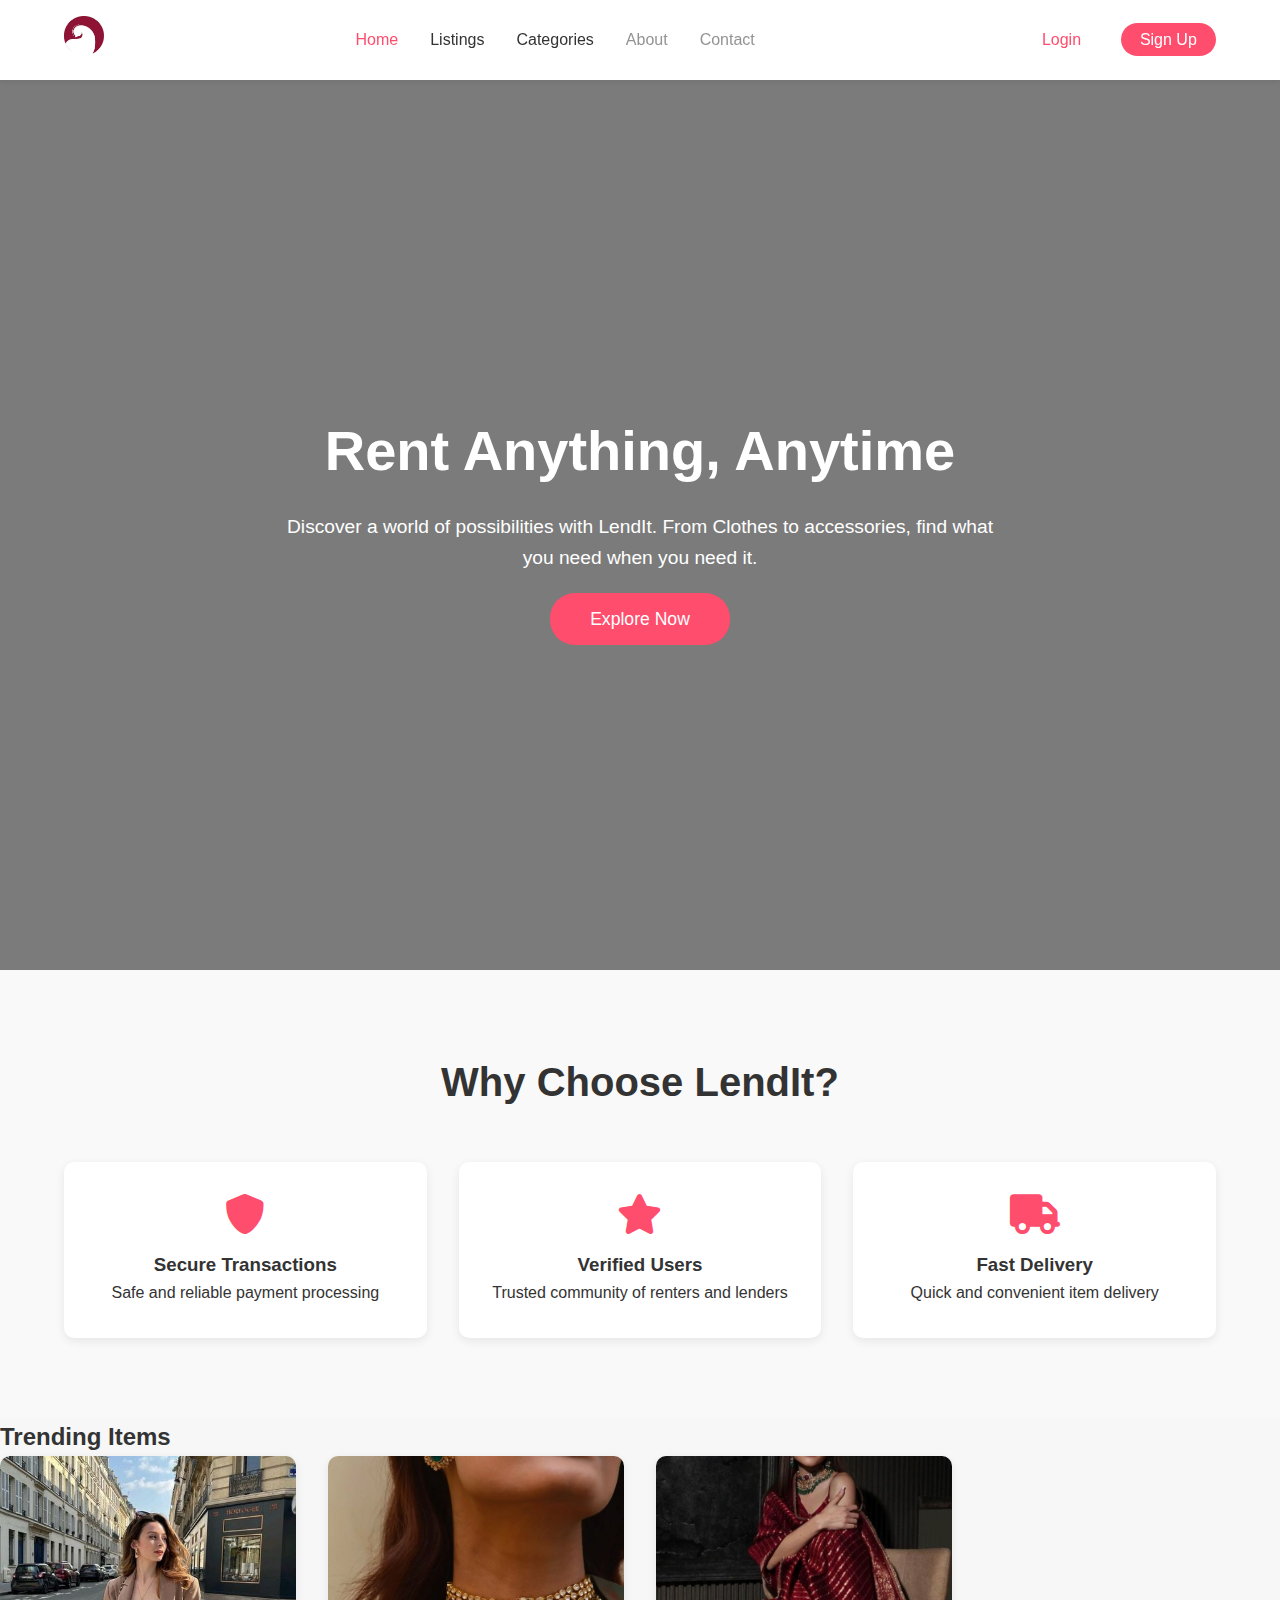
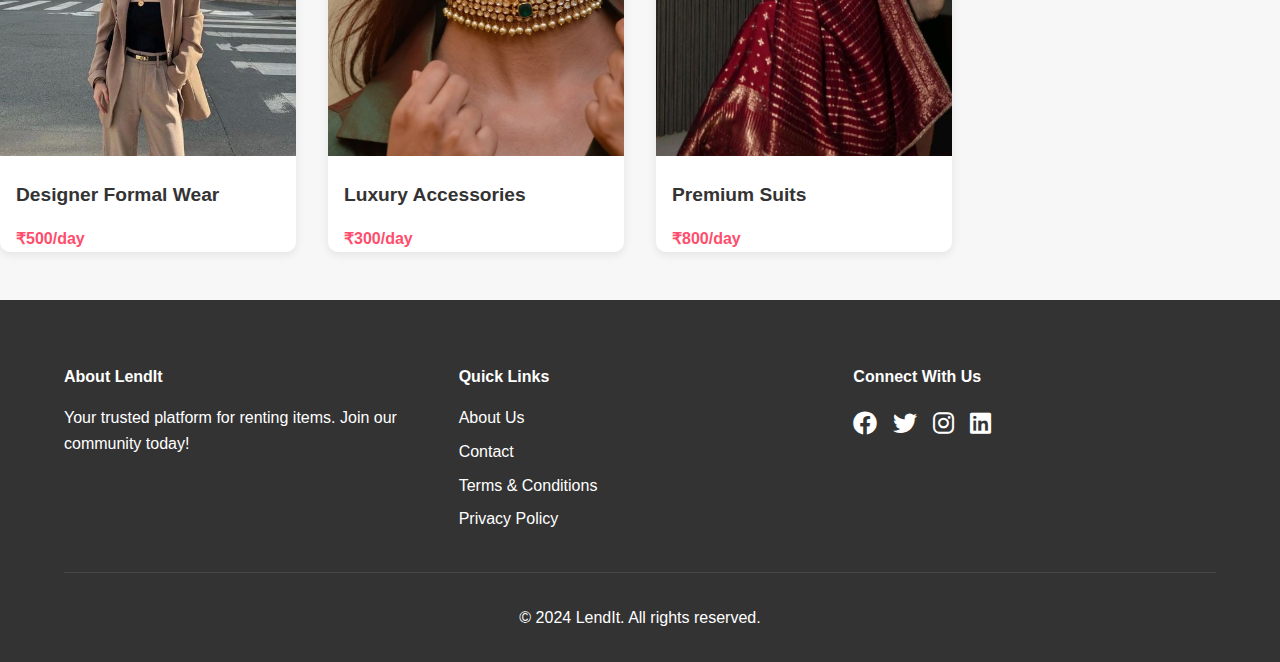
<file: renting/index.html>
<!DOCTYPE html>
<html lang="en">
<head>
  <meta charset="UTF-8" />
  <meta name="viewport" content="width=device-width, initial-scale=1.0"/>
  <title>LendIt - Rent Anything, Anytime</title>
  <link rel="stylesheet" href="style.css"/>
  <link rel="stylesheet" href="https://cdnjs.cloudflare.com/ajax/libs/font-awesome/6.0.0/css/all.min.css"/>
</head>
<body>
  <header>
    <nav class="navbar">
      <div class="logo">
        <img src="lendit logo.jpeg" alt="LendIt Logo"/>
      </div>
      <ul class="nav-links">
        <li><a href="index.html" class="active">Home</a></li>
        <li><a href="listings.html">Listings</a></li>
        <li><a href="categories.html">Categories</a></li>
        <li><span class="disabled-link">About</span></li>
        <li><span class="disabled-link">Contact</span></li>
      </ul>
      <div class="nav-buttons">
        <a href="login.html" class="login-btn">Login</a>
        <a href="signup.html" class="signup-btn">Sign Up</a>
      </div>
      <div class="hamburger" id="hamburger">
        <i class="fas fa-bars"></i>
      </div>
    </nav>
    <div class="mobile-menu" id="mobileMenu">
      <a href="index.html">Home</a>
      <a href="listings.html">Listings</a>
      <a href="categories.html">Categories</a>
      <span class="disabled-link">About</span>
      <span class="disabled-link">Contact</span>
      <a href="login.html">Login</a>
      <a href="signup.html">Sign Up</a>
    </div>
  </header>

  <main>
    <section class="hero">
      <div class="hero-content">
        <h1>Rent Anything, Anytime</h1>
        <p>Discover a world of possibilities with LendIt. From Clothes to accessories, find what you need when you need it.</p>
        <a href="listings.html" class="cta-btn">Explore Now</a>
      </div>
    </section>

    <section class="features">
      <h2>Why Choose LendIt?</h2>
      <div class="feature-cards">
        <div class="feature-card">
          <i class="fas fa-shield-alt"></i>
          <h3>Secure Transactions</h3>
          <p>Safe and reliable payment processing</p>
        </div>
        <div class="feature-card">
          <i class="fas fa-star"></i>
          <h3>Verified Users</h3>
          <p>Trusted community of renters and lenders</p>
        </div>
        <div class="feature-card">
          <i class="fas fa-truck"></i>
          <h3>Fast Delivery</h3>
          <p>Quick and convenient item delivery</p>
        </div>
      </div>
    </section>

    <section class="trending">
      <h2>Trending Items</h2>
      <div class="product-grid">
        <div class="product-card">
          <img src="boss lady.jpeg" alt="Formal Wear">
          <h3>Designer Formal Wear</h3>
          <p>₹500/day</p>
        </div>
        <div class="product-card">
          <img src="accessories.jpeg" alt="Accessories">
          <h3>Luxury Accessories</h3>
          <p>₹300/day</p>
        </div>
        <div class="product-card">
          <img src="kurti tan.jpeg" alt="Suit">
          <h3>Premium Suits</h3>
          <p>₹800/day</p>
        </div>
      </div>
    </section>
  </main>

  <footer>
    <div class="footer-content">
      <div class="footer-section">
        <h4>About LendIt</h4>
        <p>Your trusted platform for renting items. Join our community today!</p>
      </div>
      <div class="footer-section">
        <h4>Quick Links</h4>
        <ul>
          <li><a href="about.html">About Us</a></li>
          <li><a href="contact.html">Contact</a></li>
          <li><a href="terms.html">Terms & Conditions</a></li>
          <li><a href="privacy.html">Privacy Policy</a></li>
        </ul>
      </div>
      <div class="footer-section">
        <h4>Connect With Us</h4>
        <div class="social-links">
          <a href="#"><i class="fab fa-facebook"></i></a>
          <a href="#"><i class="fab fa-twitter"></i></a>
          <a href="#"><i class="fab fa-instagram"></i></a>
          <a href="#"><i class="fab fa-linkedin"></i></a>
        </div>
      </div>
    </div>
    <div class="footer-bottom">
      <p>&copy; 2024 LendIt. All rights reserved.</p>
    </div>
  </footer>
  <script src="script.js"></script>
</body>
</html>
</file>
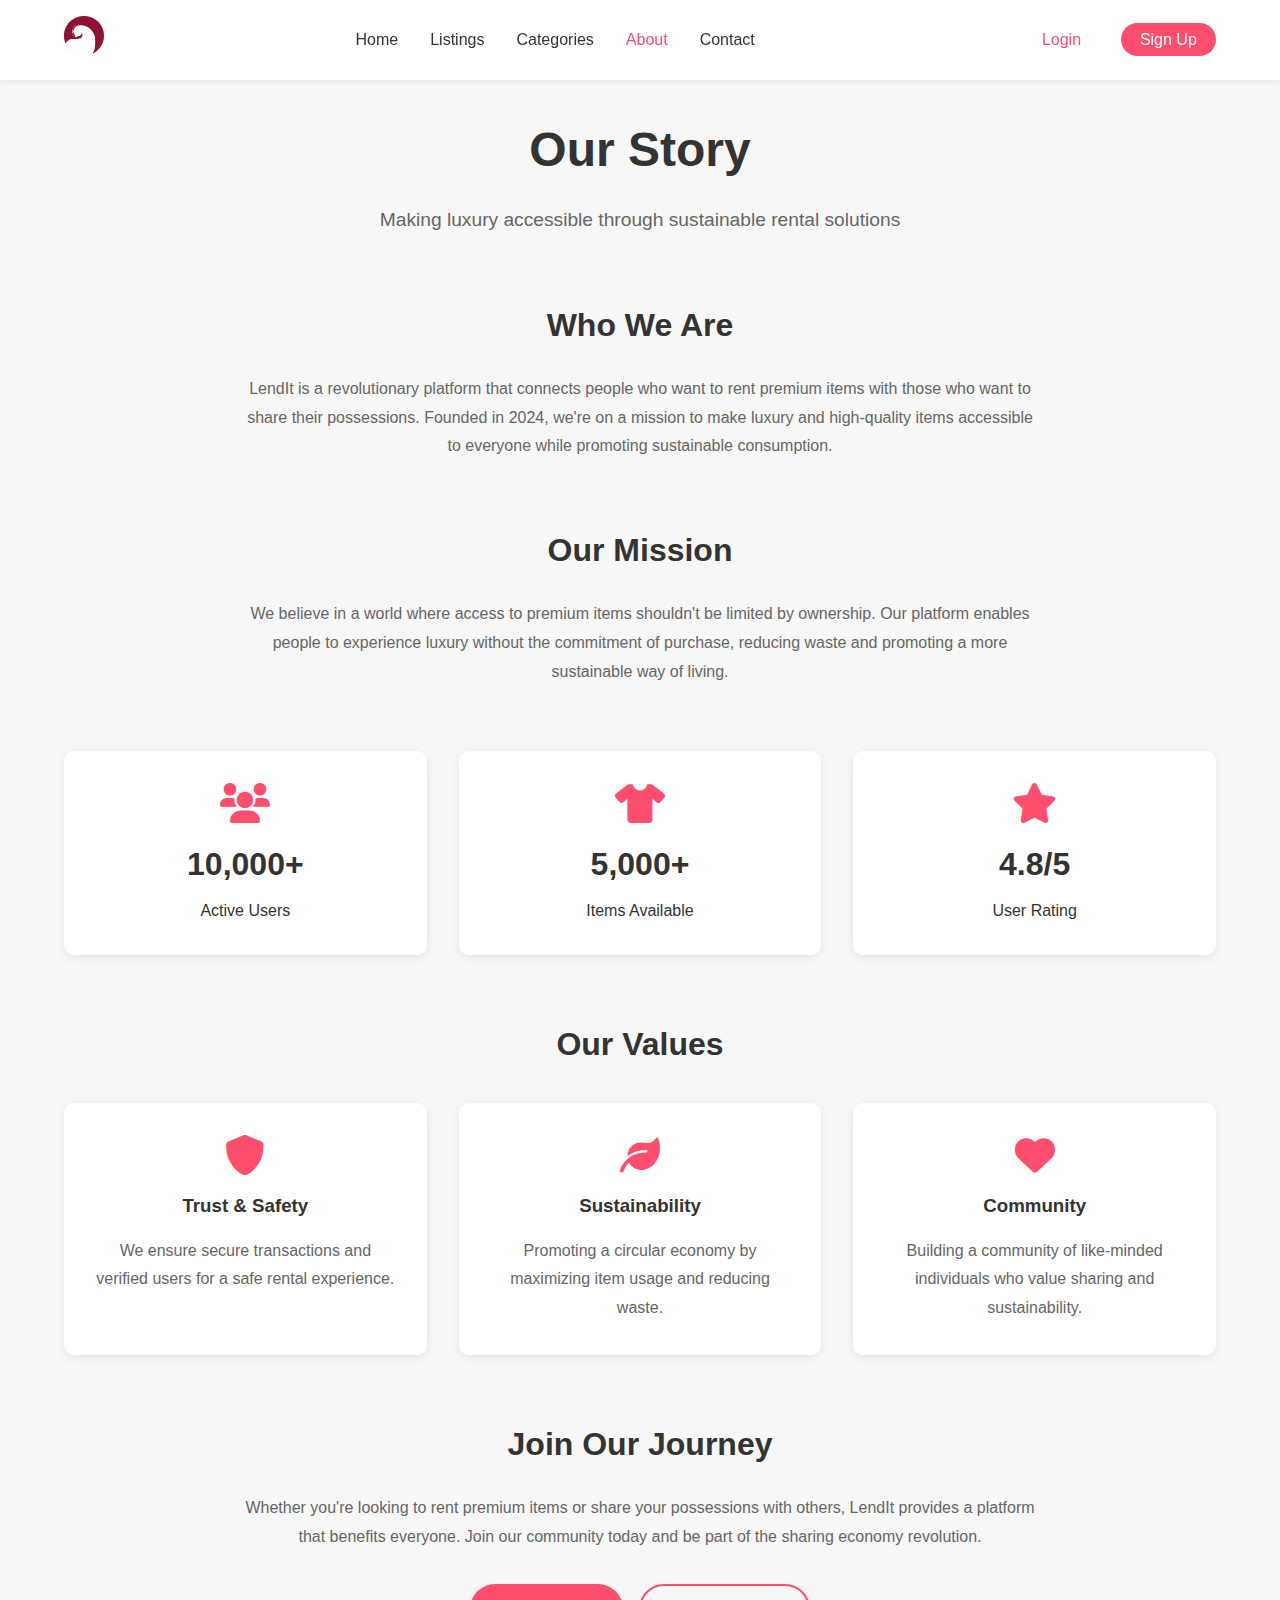
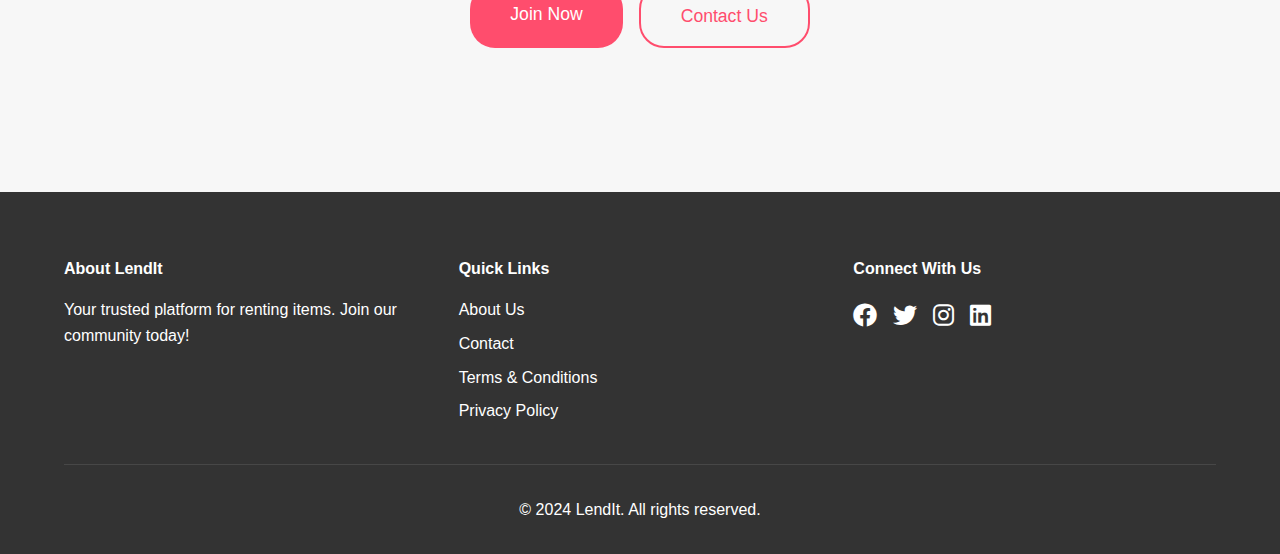
<file: renting/about.html>
<!DOCTYPE html>
<html lang="en">
<head>
    <meta charset="UTF-8">
    <meta name="viewport" content="width=device-width, initial-scale=1.0">
    <title>About Us - LendIt</title>
    <link rel="stylesheet" href="style.css">
    <link rel="stylesheet" href="https://cdnjs.cloudflare.com/ajax/libs/font-awesome/6.0.0/css/all.min.css">
</head>
<body>
    <!-- Navigation -->
    <nav class="navbar">
        <div class="logo">
            <img src="lendit logo.jpeg" alt="LendIt Logo">
        </div>
        <ul class="nav-links">
            <li><a href="index.html">Home</a></li>
            <li><a href="listings.html">Listings</a></li>
            <li><a href="categories.html">Categories</a></li>
            <li><a href="about.html" class="active">About</a></li>
            <li><a href="contact.html">Contact</a></li>
        </ul>
        <div class="nav-buttons">
            <a href="login.html" class="login-btn">Login</a>
            <a href="signup.html" class="signup-btn">Sign Up</a>
        </div>
        <div class="hamburger">
            <i class="fas fa-bars"></i>
        </div>
    </nav>

    <!-- Mobile Menu -->
    <div class="mobile-menu">
        <a href="index.html">Home</a>
        <a href="listings.html">Listings</a>
        <a href="categories.html">Categories</a>
        <a href="about.html">About</a>
        <a href="contact.html">Contact</a>
        <a href="login.html">Login</a>
        <a href="signup.html">Sign Up</a>
    </div>

    <!-- About Section -->
    <section class="about">
        <div class="about-hero">
            <h1>Our Story</h1>
            <p>Making luxury accessible through sustainable rental solutions</p>
        </div>

        <div class="about-content">
            <div class="about-section">
                <h2>Who We Are</h2>
                <p>LendIt is a revolutionary platform that connects people who want to rent premium items with those who want to share their possessions. Founded in 2024, we're on a mission to make luxury and high-quality items accessible to everyone while promoting sustainable consumption.</p>
            </div>

            <div class="about-section">
                <h2>Our Mission</h2>
                <p>We believe in a world where access to premium items shouldn't be limited by ownership. Our platform enables people to experience luxury without the commitment of purchase, reducing waste and promoting a more sustainable way of living.</p>
            </div>

            <div class="about-stats">
                <div class="stat-card">
                    <i class="fas fa-users"></i>
                    <h3>10,000+</h3>
                    <p>Active Users</p>
                </div>
                <div class="stat-card">
                    <i class="fas fa-tshirt"></i>
                    <h3>5,000+</h3>
                    <p>Items Available</p>
                </div>
                <div class="stat-card">
                    <i class="fas fa-star"></i>
                    <h3>4.8/5</h3>
                    <p>User Rating</p>
                </div>
            </div>

            <div class="about-section">
                <h2>Our Values</h2>
                <div class="values-grid">
                    <div class="value-card">
                        <i class="fas fa-shield-alt"></i>
                        <h3>Trust & Safety</h3>
                        <p>We ensure secure transactions and verified users for a safe rental experience.</p>
                    </div>
                    <div class="value-card">
                        <i class="fas fa-leaf"></i>
                        <h3>Sustainability</h3>
                        <p>Promoting a circular economy by maximizing item usage and reducing waste.</p>
                    </div>
                    <div class="value-card">
                        <i class="fas fa-heart"></i>
                        <h3>Community</h3>
                        <p>Building a community of like-minded individuals who value sharing and sustainability.</p>
                    </div>
                </div>
            </div>

            <div class="about-section">
                <h2>Join Our Journey</h2>
                <p>Whether you're looking to rent premium items or share your possessions with others, LendIt provides a platform that benefits everyone. Join our community today and be part of the sharing economy revolution.</p>
                <div class="cta-buttons">
                    <a href="signup.html" class="cta-btn">Join Now</a>
                    <a href="contact.html" class="cta-btn secondary">Contact Us</a>
                </div>
            </div>
        </div>
    </section>

    <!-- Footer -->
    <footer>
        <div class="footer-content">
            <div class="footer-section">
                <h4>About LendIt</h4>
                <p>Your trusted platform for renting items. Join our community today!</p>
            </div>
            <div class="footer-section">
                <h4>Quick Links</h4>
                <ul>
                    <li><a href="about.html">About Us</a></li>
                    <li><a href="contact.html">Contact</a></li>
                    <li><a href="terms.html">Terms & Conditions</a></li>
                    <li><a href="privacy.html">Privacy Policy</a></li>
                </ul>
            </div>
            <div class="footer-section">
                <h4>Connect With Us</h4>
                <div class="social-links">
                    <a href="#"><i class="fab fa-facebook"></i></a>
                    <a href="#"><i class="fab fa-twitter"></i></a>
                    <a href="#"><i class="fab fa-instagram"></i></a>
                    <a href="#"><i class="fab fa-linkedin"></i></a>
                </div>
            </div>
        </div>
        <div class="footer-bottom">
            <p>&copy; 2024 LendIt. All rights reserved.</p>
        </div>
    </footer>

    <script src="script.js"></script>
</body>
</html>
</file>
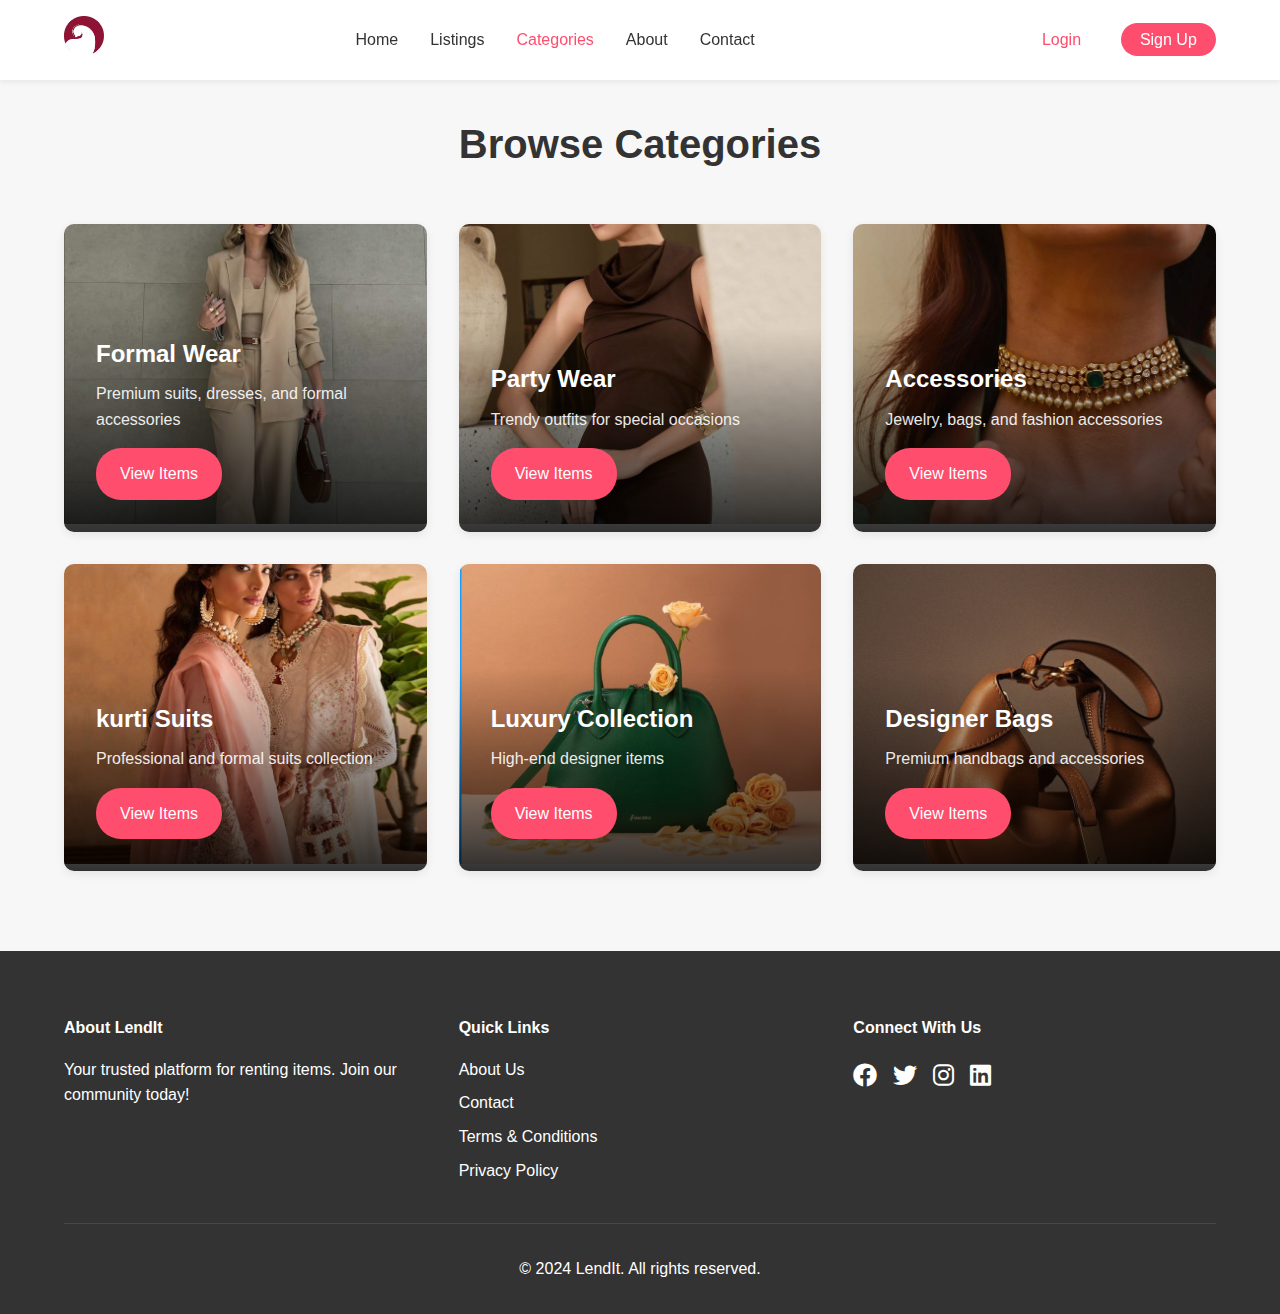
<file: renting/categories.html>
<!DOCTYPE html>
<html lang="en">
<head>
    <meta charset="UTF-8">
    <meta name="viewport" content="width=device-width, initial-scale=1.0">
    <title>Categories - LendIt</title>
    <link rel="stylesheet" href="style.css">
    <link rel="stylesheet" href="https://cdnjs.cloudflare.com/ajax/libs/font-awesome/6.0.0/css/all.min.css">
</head>
<body>
    <!-- Navigation -->
    <nav class="navbar">
        <div class="logo">
            <img src="lendit logo.jpeg" alt="LendIt Logo">
        </div>
        <ul class="nav-links">
            <li><a href="index.html">Home</a></li>
            <li><a href="listings.html">Listings</a></li>
            <li><a href="categories.html" class="active">Categories</a></li>
            <li><a href="about.html">About</a></li>
            <li><a href="contact.html">Contact</a></li>
        </ul>
        <div class="nav-buttons">
            <a href="login.html" class="login-btn">Login</a>
            <a href="signup.html" class="signup-btn">Sign Up</a>
        </div>
        <div class="hamburger">
            <i class="fas fa-bars"></i>
        </div>
    </nav>

    <!-- Mobile Menu -->
    <div class="mobile-menu">
        <a href="index.html">Home</a>
        <a href="listings.html">Listings</a>
        <a href="categories.html">Categories</a>
        <a href="about.html">About</a>
        <a href="contact.html">Contact</a>
        <a href="login.html">Login</a>
        <a href="signup.html">Sign Up</a>
    </div>

    <!-- Categories Section -->
    <section class="categories">
        <h1>Browse Categories</h1>
        <div class="category-grid">
            <div class="category-card">
                <img src="formal cat.jpeg" alt="Formal Wear">
                <div class="category-content">
                    <h2>Formal Wear</h2>
                    <p>Premium suits, dresses, and formal accessories</p>
                    <a href="listings.html?category=formal" class="category-btn">View Items</a>
                </div>
            </div>
            <div class="category-card">
                <img src="cont part.jpeg" alt="Party Wear">
                <div class="category-content">
                    <h2>Party Wear</h2>
                    <p>Trendy outfits for special occasions</p>
                    <a href="listings.html?category=party" class="category-btn">View Items</a>
                </div>
            </div>
            <div class="category-card">
                <img src="accessories.jpeg" alt="Accessories">
                <div class="category-content">
                    <h2>Accessories</h2>
                    <p>Jewelry, bags, and fashion accessories</p>
                    <a href="listings.html?category=accessories" class="category-btn">View Items</a>
                </div>
            </div>
            <div class="category-card">
                <img src="catogries suits.jpeg" alt="Suits">
                <div class="category-content">
                    <h2>kurti Suits</h2>
                    <p>Professional and formal suits collection</p>
                    <a href="listings.html?category=suits" class="category-btn">View Items</a>
                </div>
            </div>
            <div class="category-card">
                <img src="lux.png" alt="Luxury Items">
                <div class="category-content">
                    <h2>Luxury Collection</h2>
                    <p>High-end designer items</p>
                    <a href="listings.html?category=luxury" class="category-btn">View Items</a>
                </div>
            </div>
            <div class="category-card">
                <img src="bagggg.jpeg" alt="Bags">
                <div class="category-content">
                    <h2>Designer Bags</h2>
                    <p>Premium handbags and accessories</p>
                    <a href="listings.html?category=bags" class="category-btn">View Items</a>
                </div>
            </div>
        </div>
    </section>

    <!-- Footer -->
    <footer>
        <div class="footer-content">
            <div class="footer-section">
                <h4>About LendIt</h4>
                <p>Your trusted platform for renting items. Join our community today!</p>
            </div>
            <div class="footer-section">
                <h4>Quick Links</h4>
                <ul>
                    <li><a href="about.html">About Us</a></li>
                    <li><a href="contact.html">Contact</a></li>
                    <li><a href="terms.html">Terms & Conditions</a></li>
                    <li><a href="privacy.html">Privacy Policy</a></li>
                </ul>
            </div>
            <div class="footer-section">
                <h4>Connect With Us</h4>
                <div class="social-links">
                    <a href="#"><i class="fab fa-facebook"></i></a>
                    <a href="#"><i class="fab fa-twitter"></i></a>
                    <a href="#"><i class="fab fa-instagram"></i></a>
                    <a href="#"><i class="fab fa-linkedin"></i></a>
                </div>
            </div>
        </div>
        <div class="footer-bottom">
            <p>&copy; 2024 LendIt. All rights reserved.</p>
        </div>
    </footer>

    <script src="script.js"></script>
</body>
</html>
</file>
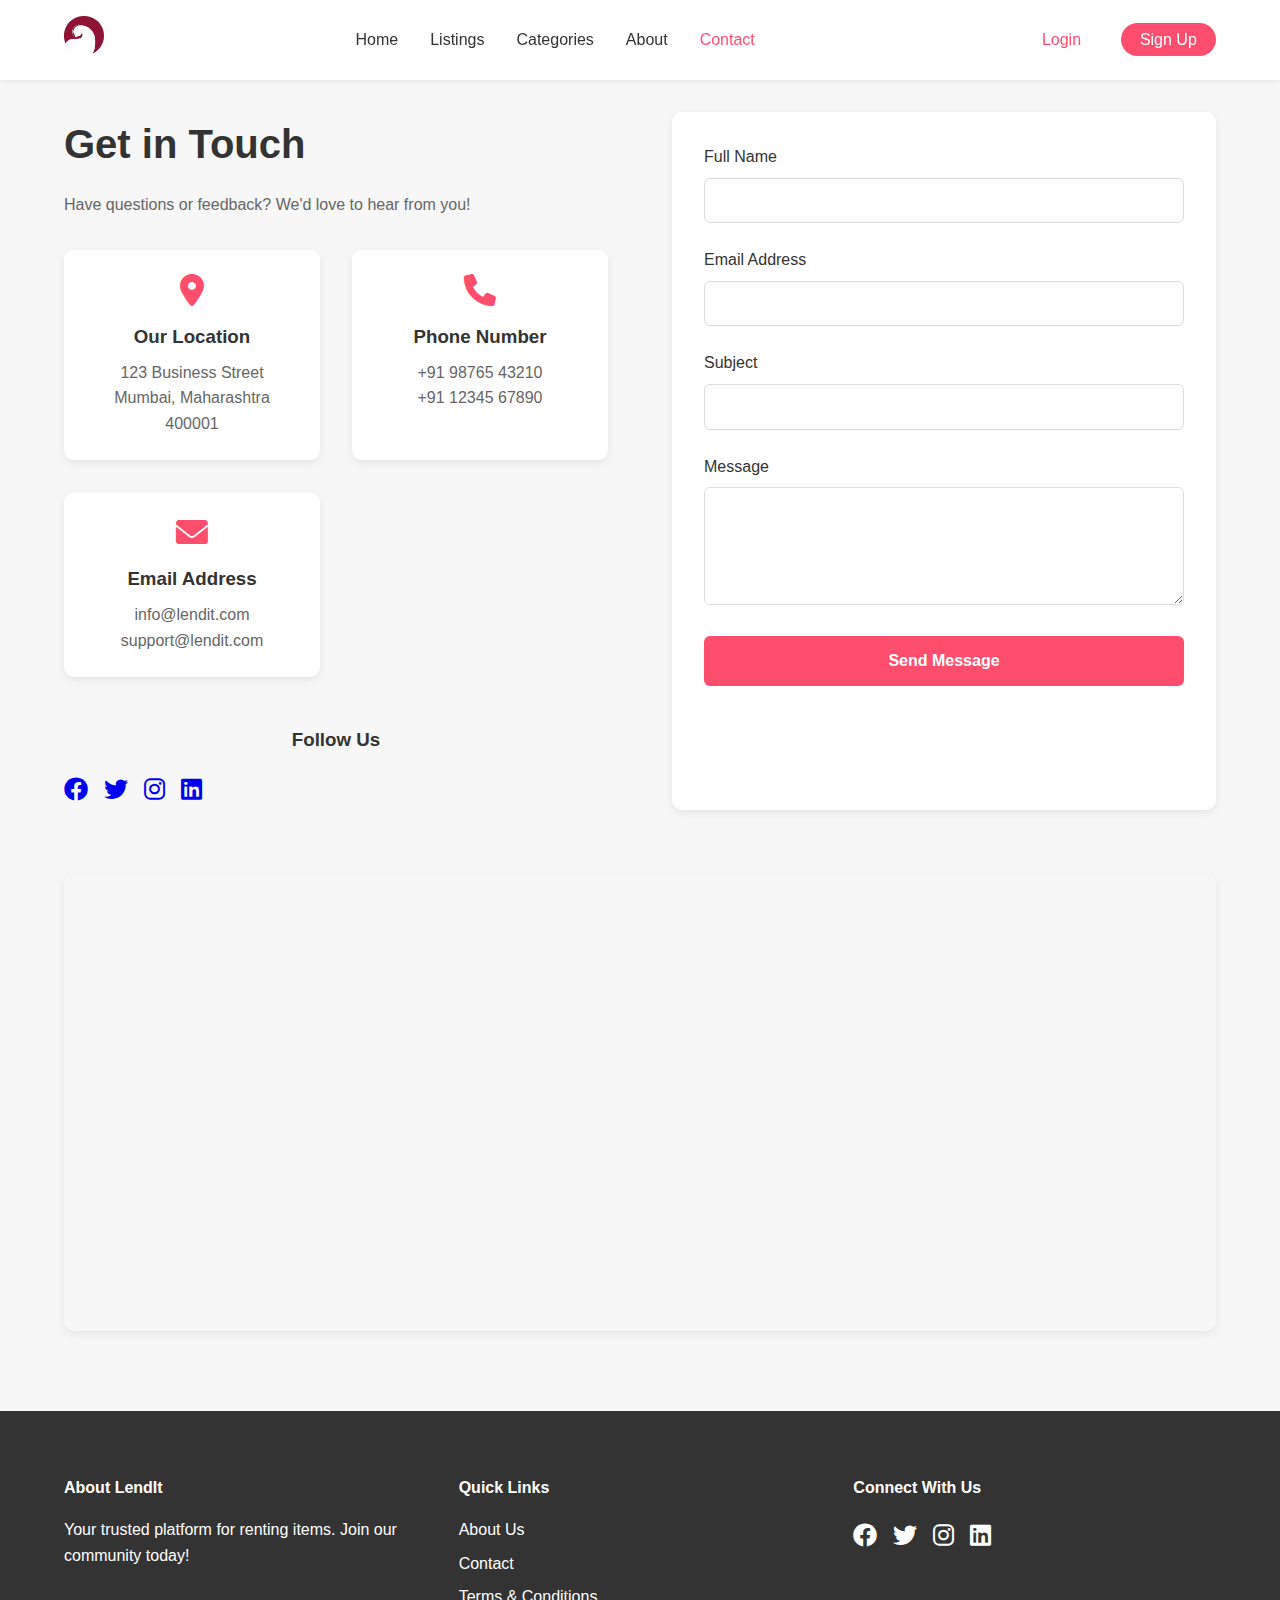
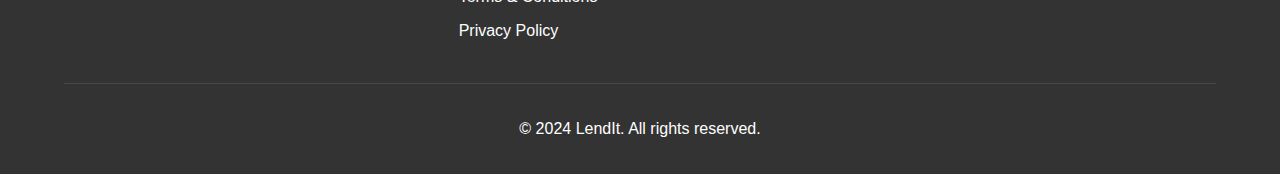
<file: renting/contact.html>
<!DOCTYPE html>
<html lang="en">
<head>
    <meta charset="UTF-8">
    <meta name="viewport" content="width=device-width, initial-scale=1.0">
    <title>Contact Us - LendIt</title>
    <link rel="stylesheet" href="style.css">
    <link rel="stylesheet" href="https://cdnjs.cloudflare.com/ajax/libs/font-awesome/6.0.0/css/all.min.css">
</head>
<body>
    <!-- Navigation -->
    <nav class="navbar">
        <div class="logo">
            <img src="lendit logo.jpeg" alt="LendIt Logo">
        </div>
        <ul class="nav-links">
            <li><a href="index.html">Home</a></li>
            <li><a href="listings.html">Listings</a></li>
            <li><a href="categories.html">Categories</a></li>
            <li><a href="about.html">About</a></li>
            <li><a href="contact.html" class="active">Contact</a></li>
        </ul>
        <div class="nav-buttons">
            <a href="login.html" class="login-btn">Login</a>
            <a href="signup.html" class="signup-btn">Sign Up</a>
        </div>
        <div class="hamburger">
            <i class="fas fa-bars"></i>
        </div>
    </nav>

    <!-- Mobile Menu -->
    <div class="mobile-menu">
        <a href="index.html">Home</a>
        <a href="listings.html">Listings</a>
        <a href="categories.html">Categories</a>
        <a href="about.html">About</a>
        <a href="contact.html">Contact</a>
        <a href="login.html">Login</a>
        <a href="signup.html">Sign Up</a>
    </div>

    <!-- Contact Section -->
    <section class="contact">
        <div class="contact-container">
            <div class="contact-info">
                <h1>Get in Touch</h1>
                <p>Have questions or feedback? We'd love to hear from you!</p>
                
                <div class="info-cards">
                    <div class="info-card">
                        <i class="fas fa-map-marker-alt"></i>
                        <h3>Our Location</h3>
                        <p>123 Business Street<br>Mumbai, Maharashtra 400001</p>
                    </div>
                    <div class="info-card">
                        <i class="fas fa-phone"></i>
                        <h3>Phone Number</h3>
                        <p>+91 98765 43210<br>+91 12345 67890</p>
                    </div>
                    <div class="info-card">
                        <i class="fas fa-envelope"></i>
                        <h3>Email Address</h3>
                        <p>info@lendit.com<br>support@lendit.com</p>
                    </div>
                </div>

                <div class="social-contact">
                    <h3>Follow Us</h3>
                    <div class="social-links">
                        <a href="#"><i class="fab fa-facebook"></i></a>
                        <a href="#"><i class="fab fa-twitter"></i></a>
                        <a href="#"><i class="fab fa-instagram"></i></a>
                        <a href="#"><i class="fab fa-linkedin"></i></a>
                    </div>
                </div>
            </div>

            <div class="contact-form">
                <form id="contactForm">
                    <div class="form-group">
                        <label for="name">Full Name</label>
                        <input type="text" id="name" name="name" required>
                    </div>
                    <div class="form-group">
                        <label for="email">Email Address</label>
                        <input type="email" id="email" name="email" required>
                    </div>
                    <div class="form-group">
                        <label for="subject">Subject</label>
                        <input type="text" id="subject" name="subject" required>
                    </div>
                    <div class="form-group">
                        <label for="message">Message</label>
                        <textarea id="message" name="message" rows="5" required></textarea>
                    </div>
                    <button type="submit" class="submit-btn">Send Message</button>
                    <p class="form-message" id="contactMessage"></p>
                </form>
            </div>
        </div>

        <div class="map-container">
            <iframe src="https://www.google.com/maps/embed?pb=!1m18!1m12!1m3!1d3771.002888243702!2d72.8272153158506!3d19.0759836870894!2m3!1f0!2f0!3f0!3m2!1i1024!2i768!4f13.1!3m3!1m2!1s0x3be7c6306644edc1%3A0x5da4ed8f8d648c69!2sMumbai%2C%20Maharashtra!5e0!3m2!1sen!2sin!4v1645000000000!5m2!1sen!2sin" 
                    width="100%" 
                    height="450" 
                    style="border:0;" 
                    allowfullscreen="" 
                    loading="lazy">
            </iframe>
        </div>
    </section>

    <!-- Footer -->
    <footer>
        <div class="footer-content">
            <div class="footer-section">
                <h4>About LendIt</h4>
                <p>Your trusted platform for renting items. Join our community today!</p>
            </div>
            <div class="footer-section">
                <h4>Quick Links</h4>
                <ul>
                    <li><a href="about.html">About Us</a></li>
                    <li><a href="contact.html">Contact</a></li>
                    <li><a href="terms.html">Terms & Conditions</a></li>
                    <li><a href="privacy.html">Privacy Policy</a></li>
                </ul>
            </div>
            <div class="footer-section">
                <h4>Connect With Us</h4>
                <div class="social-links">
                    <a href="#"><i class="fab fa-facebook"></i></a>
                    <a href="#"><i class="fab fa-twitter"></i></a>
                    <a href="#"><i class="fab fa-instagram"></i></a>
                    <a href="#"><i class="fab fa-linkedin"></i></a>
                </div>
            </div>
        </div>
        <div class="footer-bottom">
            <p>&copy; 2024 LendIt. All rights reserved.</p>
        </div>
    </footer>

    <script src="script.js"></script>
</body>
</html>
</file>
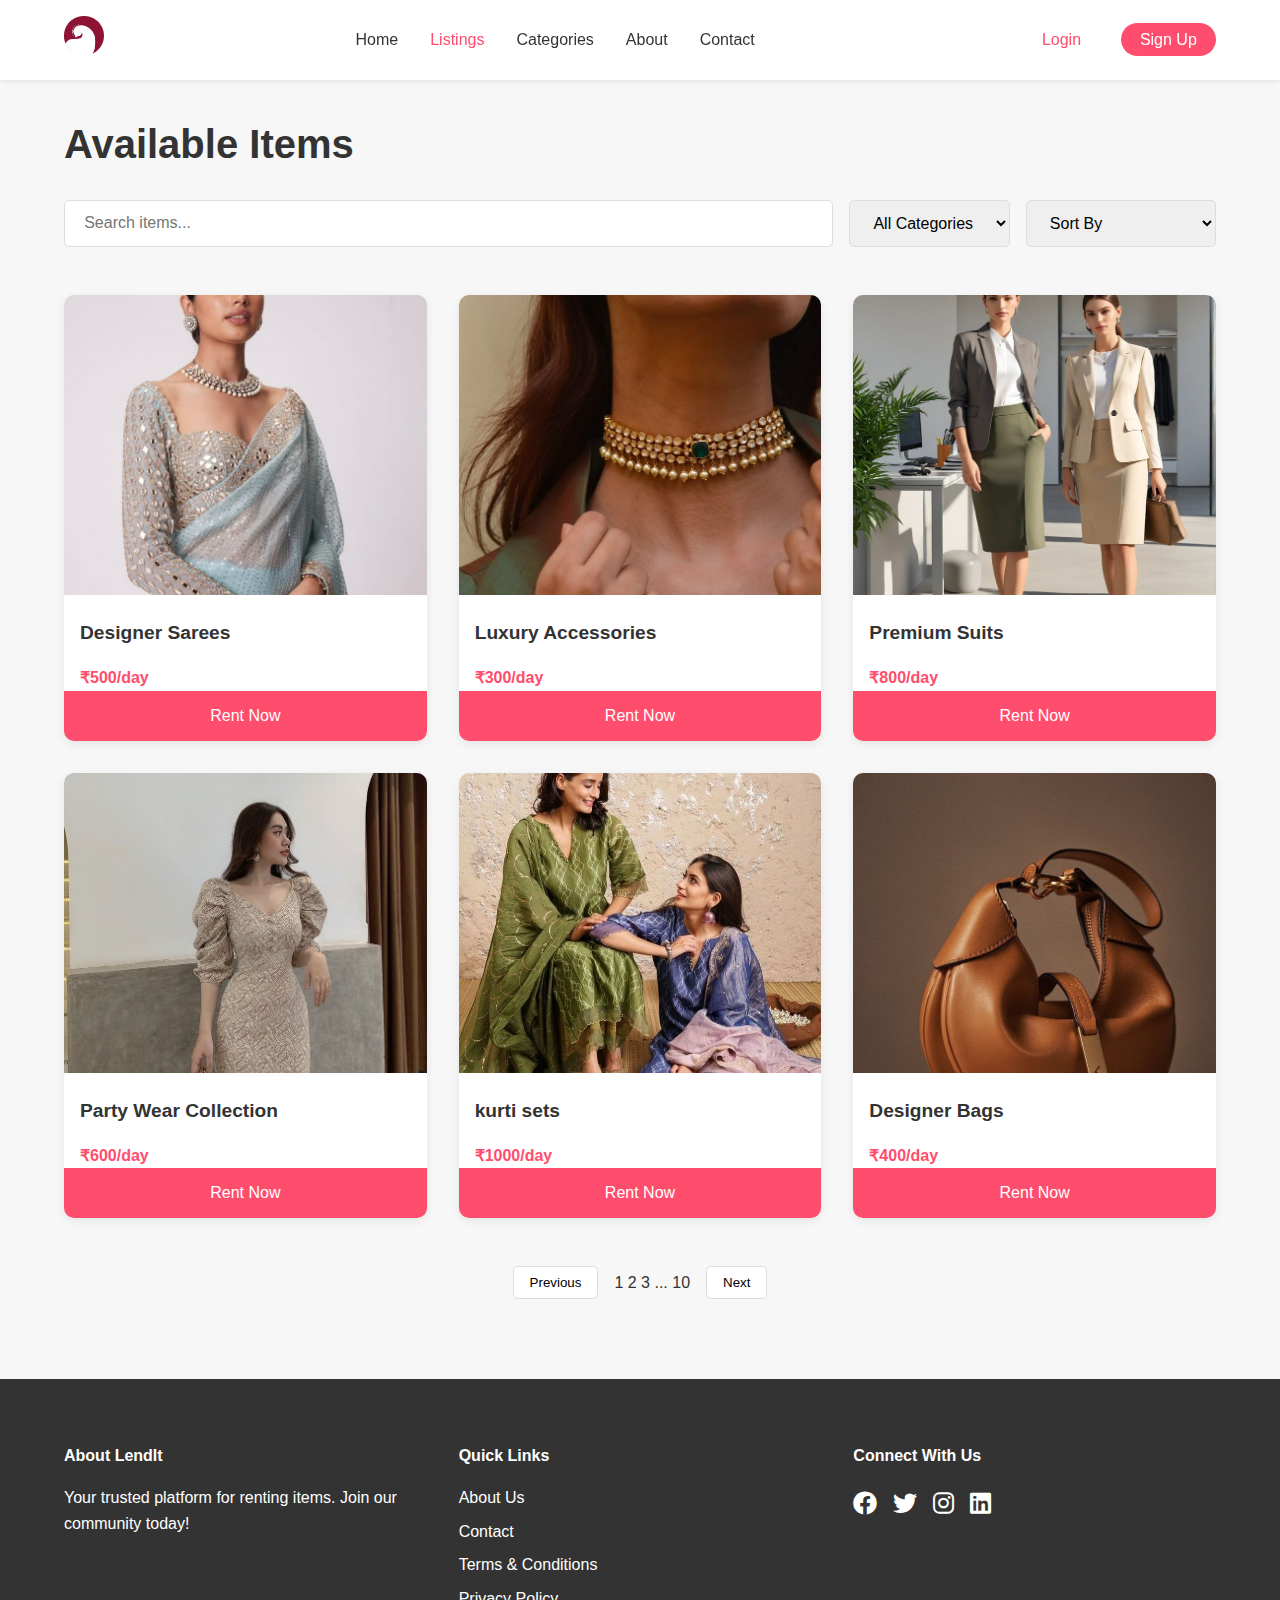
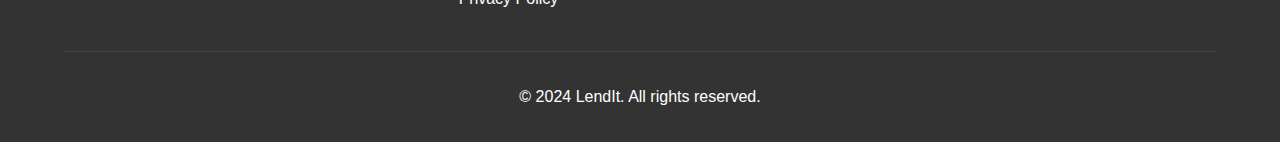
<file: renting/listings.html>
<!DOCTYPE html>
<html lang="en">
<head>
    <meta charset="UTF-8">
    <meta name="viewport" content="width=device-width, initial-scale=1.0">
    <title>Listings - LendIt</title>
    <link rel="stylesheet" href="style.css">
    <link rel="stylesheet" href="https://cdnjs.cloudflare.com/ajax/libs/font-awesome/6.0.0/css/all.min.css">
</head>
<body>
    <!-- Navigation -->
    <nav class="navbar">
        <div class="logo">
            <img src="lendit logo.jpeg" alt="LendIt Logo">
        </div>
        <ul class="nav-links">
            <li><a href="index.html">Home</a></li>
            <li><a href="listings.html" class="active">Listings</a></li>
            <li><a href="categories.html">Categories</a></li>
            <li><a href="about.html">About</a></li>
            <li><a href="contact.html">Contact</a></li>
        </ul>
        <div class="nav-buttons">
            <a href="login.html" class="login-btn">Login</a>
            <a href="signup.html" class="signup-btn">Sign Up</a>
        </div>
        <div class="hamburger">
            <i class="fas fa-bars"></i>
        </div>
    </nav>

    <!-- Mobile Menu -->
    <div class="mobile-menu">
        <a href="index.html">Home</a>
        <a href="listings.html">Listings</a>
        <a href="categories.html">Categories</a>
        <a href="about.html">About</a>
        <a href="contact.html">Contact</a>
        <a href="login.html">Login</a>
        <a href="signup.html">Sign Up</a>
    </div>

    <!-- Listings Section -->
    <section class="listings">
        <div class="listings-header">
            <h1>Available Items</h1>
            <div class="search-filter">
                <input type="text" placeholder="Search items...">
                <select>
                    <option value="">All Categories</option>
                    <option value="clothing">Clothing</option>
                    <option value="accessories">Accessories</option>
                    <option value="electronics">Electronics</option>
                </select>
                <select>
                    <option value="">Sort By</option>
                    <option value="price-low">Price: Low to High</option>
                    <option value="price-high">Price: High to Low</option>
                    <option value="newest">Newest First</option>
                </select>
            </div>
        </div>

        <div class="product-grid">
            <div class="product-card">
                <img src="designer saree.jpeg" alt="Formal Wear">
                <h3>Designer Sarees</h3>
                <p>₹500/day</p>
                <button class="rent-btn">Rent Now</button>
            </div>
            <div class="product-card">
                <img src="accessories.jpeg" alt="Accessories">
                <h3>Luxury Accessories</h3>
                <p>₹300/day</p>
                <button class="rent-btn">Rent Now</button>
            </div>
            <div class="product-card">
                <img src="premium suits.jpeg" alt="Suit">
                <h3>Premium Suits</h3>
                <p>₹800/day</p>
                <button class="rent-btn">Rent Now</button>
            </div>
            <div class="product-card">
                <img src="dress.jpeg" alt="Party Wear">
                <h3>Party Wear Collection</h3>
                <p>₹600/day</p>
                <button class="rent-btn">Rent Now</button>
            </div>
            <div class="product-card">
                <img src="Beautiful suit.jpeg" alt="Luxury Items">
                <h3>kurti sets</h3>
                <p>₹1000/day</p>
                <button class="rent-btn">Rent Now</button>
            </div>
            <div class="product-card">
                <img src="bagggg.jpeg" alt="Designer Bags">
                <h3>Designer Bags</h3>
                <p>₹400/day</p>
                <button class="rent-btn">Rent Now</button>
            </div>
        </div>

        <div class="pagination">
            <button class="page-btn">Previous</button>
            <span class="page-numbers">1 2 3 ... 10</span>
            <button class="page-btn">Next</button>
        </div>
    </section>

    <!-- Footer -->
    <footer>
        <div class="footer-content">
            <div class="footer-section">
                <h4>About LendIt</h4>
                <p>Your trusted platform for renting items. Join our community today!</p>
            </div>
            <div class="footer-section">
                <h4>Quick Links</h4>
                <ul>
                    <li><a href="about.html">About Us</a></li>
                    <li><a href="contact.html">Contact</a></li>
                    <li><a href="terms.html">Terms & Conditions</a></li>
                    <li><a href="privacy.html">Privacy Policy</a></li>
                </ul>
            </div>
            <div class="footer-section">
                <h4>Connect With Us</h4>
                <div class="social-links">
                    <a href="#"><i class="fab fa-facebook"></i></a>
                    <a href="#"><i class="fab fa-twitter"></i></a>
                    <a href="#"><i class="fab fa-instagram"></i></a>
                    <a href="#"><i class="fab fa-linkedin"></i></a>
                </div>
            </div>
        </div>
        <div class="footer-bottom">
            <p>&copy; 2024 LendIt. All rights reserved.</p>
        </div>
    </footer>

    <script src="script.js"></script>
</body>
</html>
</file>
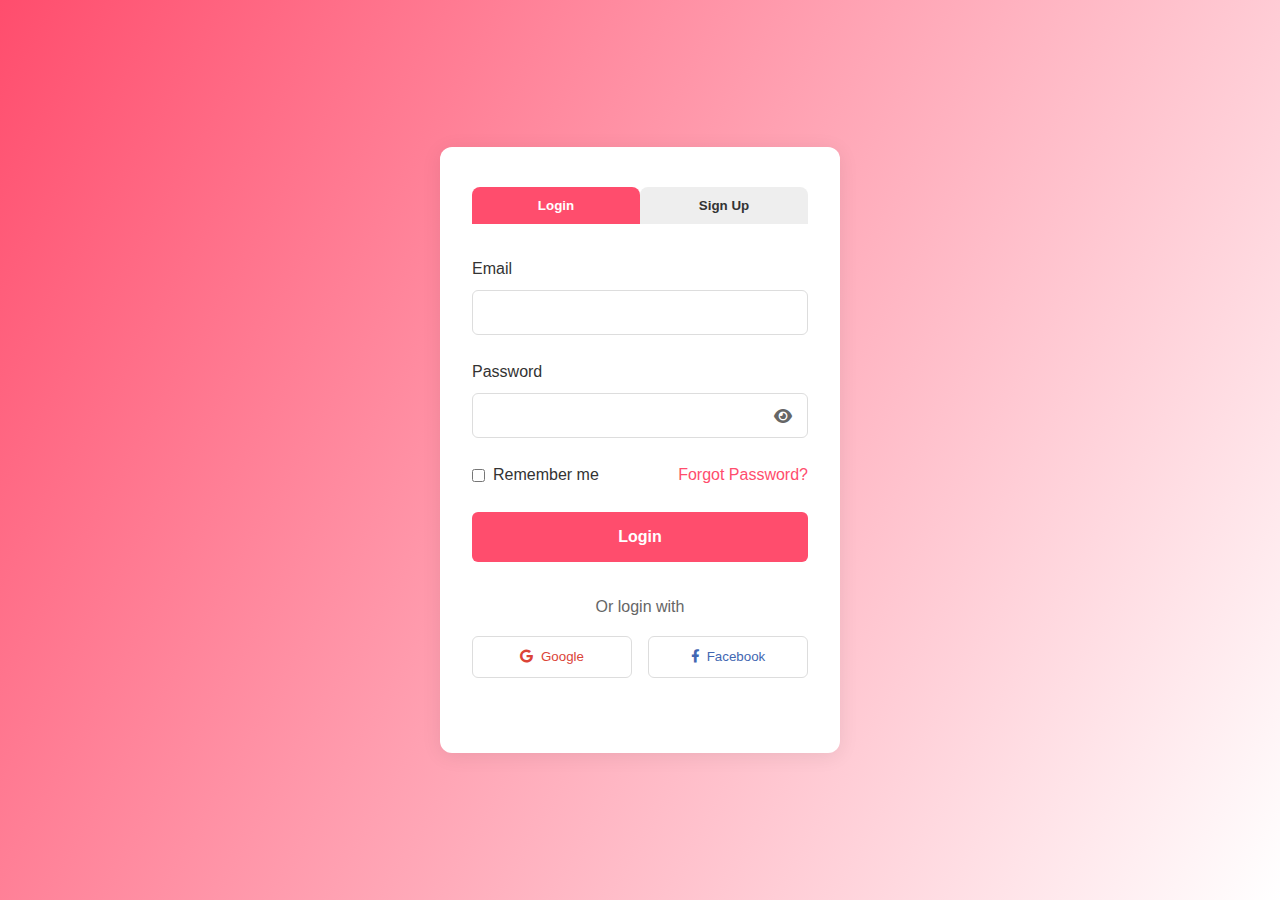
<file: renting/login.html>
<!DOCTYPE html>
<html lang="en">
<head>
  <meta charset="UTF-8" />
  <meta name="viewport" content="width=device-width, initial-scale=1.0"/>
  <title>Login - LendIt</title>
  <link rel="stylesheet" href="style.css"/>
  <link rel="stylesheet" href="https://cdnjs.cloudflare.com/ajax/libs/font-awesome/6.0.0/css/all.min.css">
</head>
<body>
  <div class="auth-container">
    <div class="auth-forms">
      <div class="form-toggle">
        <button class="active">Login</button>
        <button onclick="window.location.href='signup.html'">Sign Up</button>
      </div>
      <form class="auth-form" id="loginForm">
        <div class="form-group">
          <label for="email">Email</label>
          <input type="email" id="email" name="email" required/>
        </div>
        <div class="form-group">
          <label for="password">Password</label>
          <div class="password-input">
            <input type="password" id="password" name="password" required/>
            <i class="fas fa-eye" id="togglePassword"></i>
          </div>
        </div>
        <div class="form-options">
          <label class="remember-me">
            <input type="checkbox" name="remember"/> Remember me
          </label>
          <a href="forgot-password.html" class="forgot-password">Forgot Password?</a>
        </div>
        <button type="submit" class="auth-btn">Login</button>
        <div class="social-login">
          <p>Or login with</p>
          <div class="social-buttons">
            <button type="button" class="social-btn google">
              <i class="fab fa-google"></i> Google
            </button>
            <button type="button" class="social-btn facebook">
              <i class="fab fa-facebook-f"></i> Facebook
            </button>
          </div>
        </div>
        <p class="form-message" id="formMessage"></p>
      </form>
    </div>
  </div>
  <script src="script.js"></script>
</body>
</html>
</file>
<file: renting/style.css>
/* Reset and Base Styles */
* {
    margin: 0;
    padding: 0;
    box-sizing: border-box;
}

body {
    font-family: 'Arial', sans-serif;
    line-height: 1.6;
    color: #333;
    background: #f7f7f7;
}

/* Navigation */
.navbar {
    display: flex;
    justify-content: space-between;
    align-items: center;
    padding: 1rem 5%;
    background-color: #fff;
    box-shadow: 0 2px 5px rgba(0,0,0,0.07);
    position: fixed;
    width: 100%;
    top: 0;
    z-index: 1000;
}

.logo img {
    height: 40px;
}

.nav-links {
    display: flex;
    list-style: none;
    gap: 2rem;
}

.nav-links a {
    text-decoration: none;
    color: #333;
    font-weight: 500;
    transition: color 0.3s;
}

.nav-links a:hover,
.nav-links a.active {
    color: #ff4d6d;
}

.nav-buttons a {
    padding: 0.5rem 1.2rem;
    margin-left: 1rem;
    border: none;
    border-radius: 25px;
    cursor: pointer;
    font-weight: 500;
    text-decoration: none;
    transition: background 0.3s, color 0.3s;
}

.login-btn {
    background: transparent;
    border: 2px solid #ff4d6d;
    color: #ff4d6d;
}

.signup-btn {
    background: #ff4d6d;
    color: white;
}

.hamburger {
    display: none;
    font-size: 2rem;
    cursor: pointer;
}

.mobile-menu {
    display: none;
    flex-direction: column;
    background: #fff;
    position: absolute;
    top: 70px;
    left: 0;
    width: 100%;
    box-shadow: 0 2px 5px rgba(0,0,0,0.07);
    z-index: 999;
}

.mobile-menu a {
    padding: 1rem 5%;
    border-bottom: 1px solid #eee;
    color: #333;
    text-decoration: none;
    font-weight: 500;
}

.mobile-menu a:last-child {
    border-bottom: none;
}

/* Hero Section */
.hero {
    height: 100vh;
    background: linear-gradient(rgba(0,0,0,0.5), rgba(0,0,0,0.5)), url('https://images.unsplash.com/photo-1512436991641-6745cdb1723f?auto=format&fit=crop&w=1500&q=80');
    background-size: cover;
    background-position: center;
    display: flex;
    align-items: center;
    text-align: center;
    color: white;
    margin-top: 70px;
}

.hero-content {
    max-width: 800px;
    margin: 0 auto;
    padding: 2rem;
}

.hero h1 {
    font-size: 3.5rem;
    margin-bottom: 1rem;
}

.hero p {
    font-size: 1.2rem;
    margin-bottom: 2rem;
}

.cta-btn {
    padding: 1rem 2.5rem;
    font-size: 1.1rem;
    background-color: #ff4d6d;
    color: white;
    border: none;
    border-radius: 25px;
    cursor: pointer;
    transition: background-color 0.3s;
    text-decoration: none;
}

.cta-btn:hover {
    background-color: #ff3557;
}

/* Features Section */
.features {
    padding: 5rem 5%;
    text-align: center;
    background-color: #f9f9f9;
}

.features h2 {
    margin-bottom: 3rem;
    font-size: 2.5rem;
}

.feature-cards {
    display: grid;
    grid-template-columns: repeat(auto-fit, minmax(250px, 1fr));
    gap: 2rem;
}

.feature-card {
    padding: 2rem;
    background-color: white;
    border-radius: 10px;
    box-shadow: 0 3px 10px rgba(0,0,0,0.08);
}

.feature-card i {
    font-size: 2.5rem;
    color: #ff4d6d;
    margin-bottom: 1rem;
}

/* Listings Page */
.listings {
    padding: 7rem 5% 5rem;
}

.listings-header {
    margin-bottom: 3rem;
}

.listings-header h1 {
    font-size: 2.5rem;
    margin-bottom: 1.5rem;
}

.search-filter {
    display: flex;
    gap: 1rem;
    flex-wrap: wrap;
}

.search-filter input,
.search-filter select {
    padding: 0.8rem 1.2rem;
    border: 1px solid #ddd;
    border-radius: 5px;
    font-size: 1rem;
}

.search-filter input {
    flex: 1;
    min-width: 200px;
}

.search-filter select {
    min-width: 150px;
}

.product-grid {
    display: grid;
    grid-template-columns: repeat(auto-fill, minmax(280px, 1fr));
    gap: 2rem;
    margin-bottom: 3rem;
}

.product-card {
    background: white;
    border-radius: 10px;
    overflow: hidden;
    box-shadow: 0 3px 10px rgba(0,0,0,0.08);
    transition: transform 0.3s;
}

.product-card:hover {
    transform: translateY(-5px);
}

.product-card img {
    width: 100%;
    height: 300px;
    object-fit: cover;
}

.product-card h3 {
    padding: 1rem;
    font-size: 1.2rem;
}

.product-card p {
    padding: 0 1rem;
    color: #ff4d6d;
    font-weight: 600;
}

.rent-btn {
    width: 100%;
    padding: 1rem;
    background: #ff4d6d;
    color: white;
    border: none;
    cursor: pointer;
    font-size: 1rem;
    font-weight: 500;
    transition: background 0.3s;
}

.rent-btn:hover {
    background: #ff3557;
}

.pagination {
    display: flex;
    justify-content: center;
    align-items: center;
    gap: 1rem;
    margin-top: 2rem;
}

.page-btn {
    padding: 0.5rem 1rem;
    border: 1px solid #ddd;
    background: white;
    border-radius: 5px;
    cursor: pointer;
    transition: background 0.3s;
}

.page-btn:hover {
    background: #f7f7f7;
}

.page-numbers {
    display: flex;
    gap: 0.5rem;
}

/* Auth Pages */
.auth-container {
    min-height: 100vh;
    display: flex;
    align-items: center;
    justify-content: center;
    background: linear-gradient(120deg, #ff4d6d 0%, #fff 100%);
    padding: 2rem;
}

.auth-forms {
    background: #fff;
    padding: 2.5rem 2rem;
    border-radius: 12px;
    box-shadow: 0 3px 20px rgba(0,0,0,0.08);
    width: 100%;
    max-width: 400px;
}

.form-toggle {
    display: flex;
    justify-content: center;
    margin-bottom: 2rem;
}

.form-toggle button {
    flex: 1;
    padding: 0.7rem 0;
    border: none;
    background: #eee;
    color: #333;
    font-weight: 600;
    cursor: pointer;
    border-radius: 8px 8px 0 0;
    transition: background 0.3s, color 0.3s;
}

.form-toggle button.active {
    background: #ff4d6d;
    color: #fff;
}

.form-group {
    margin-bottom: 1.5rem;
}

.form-group label {
    display: block;
    margin-bottom: 0.5rem;
    font-weight: 500;
}

.form-group input {
    width: 100%;
    padding: 0.8rem;
    border: 1px solid #ddd;
    border-radius: 6px;
    font-size: 1rem;
}

.password-input {
    position: relative;
}

.password-input i {
    position: absolute;
    right: 1rem;
    top: 50%;
    transform: translateY(-50%);
    cursor: pointer;
    color: #666;
}

.form-options {
    display: flex;
    justify-content: space-between;
    align-items: center;
    margin-bottom: 1.5rem;
}

.remember-me {
    display: flex;
    align-items: center;
    gap: 0.5rem;
}

.forgot-password {
    color: #ff4d6d;
    text-decoration: none;
}

.auth-btn {
    width: 100%;
    padding: 1rem;
    background: #ff4d6d;
    color: white;
    border: none;
    border-radius: 6px;
    font-size: 1rem;
    font-weight: 600;
    cursor: pointer;
    transition: background 0.3s;
}

.auth-btn:hover {
    background: #ff3557;
}

.social-login {
    margin-top: 2rem;
    text-align: center;
}

.social-login p {
    margin-bottom: 1rem;
    color: #666;
}

.social-buttons {
    display: flex;
    gap: 1rem;
}

.social-btn {
    flex: 1;
    padding: 0.8rem;
    border: 1px solid #ddd;
    background: white;
    border-radius: 6px;
    cursor: pointer;
    display: flex;
    align-items: center;
    justify-content: center;
    gap: 0.5rem;
    transition: background 0.3s;
}

.social-btn:hover {
    background: #f7f7f7;
}

.social-btn.google {
    color: #DB4437;
}

.social-btn.facebook {
    color: #4267B2;
}

.form-message {
    margin-top: 1rem;
    text-align: center;
    color: #ff4d6d;
    min-height: 1.2em;
}

/* Footer */
footer {
    background-color: #333;
    color: white;
    padding: 4rem 5% 2rem;
}

.footer-content {
    display: grid;
    grid-template-columns: repeat(auto-fit, minmax(250px, 1fr));
    gap: 2rem;
    margin-bottom: 2rem;
}

.footer-section h4 {
    margin-bottom: 1rem;
}

.footer-section ul {
    list-style: none;
}

.footer-section ul li {
    margin-bottom: 0.5rem;
}

.footer-section a {
    color: white;
    text-decoration: none;
}

.social-links {
    display: flex;
    gap: 1rem;
}

.social-links a {
    font-size: 1.5rem;
}

.footer-bottom {
    text-align: center;
    padding-top: 2rem;
    border-top: 1px solid rgba(255,255,255,0.1);
}

/* Responsive Design */
@media (max-width: 900px) {
    .hero h1 {
        font-size: 2.2rem;
    }
    .features, .trending, .listings {
        padding: 3rem 2%;
    }
    .footer-content {
        grid-template-columns: 1fr;
        gap: 1.5rem;
    }
}

@media (max-width: 768px) {
    .nav-links,
    .nav-buttons {
        display: none;
    }
    .hamburger {
        display: block;
    }
    .mobile-menu {
        display: flex;
    }
    .hero {
        height: 60vh;
        margin-top: 60px;
    }
    .feature-cards,
    .product-grid {
        grid-template-columns: 1fr;
    }
    .search-filter {
        flex-direction: column;
    }
    .search-filter input,
    .search-filter select {
        width: 100%;
    }
}

@media (max-width: 500px) {
    .auth-forms {
        padding: 1.2rem 0.5rem;
    }
    .hero-content {
        padding: 1rem;
    }
    .social-buttons {
        flex-direction: column;
    }
}

/* Categories Page Styles */
.categories {
    padding: 7rem 5% 5rem;
}

.categories h1 {
    text-align: center;
    font-size: 2.5rem;
    margin-bottom: 3rem;
}

.category-grid {
    display: grid;
    grid-template-columns: repeat(auto-fit, minmax(300px, 1fr));
    gap: 2rem;
}

.category-card {
    position: relative;
    border-radius: 10px;
    overflow: hidden;
    box-shadow: 0 3px 10px rgba(0,0,0,0.08);
    transition: transform 0.3s;
}

.category-card:hover {
    transform: translateY(-5px);
}

.category-card img {
    width: 100%;
    height: 300px;
    object-fit: cover;
}

.category-content {
    position: absolute;
    bottom: 0;
    left: 0;
    right: 0;
    padding: 2rem;
    background: linear-gradient(to top, rgba(0,0,0,0.8), transparent);
    color: white;
}

.category-content h2 {
    margin-bottom: 0.5rem;
}

.category-content p {
    margin-bottom: 1rem;
    opacity: 0.9;
}

.category-btn {
    display: inline-block;
    padding: 0.8rem 1.5rem;
    background: #ff4d6d;
    color: white;
    text-decoration: none;
    border-radius: 25px;
    transition: background 0.3s;
}

.category-btn:hover {
    background: #ff3557;
}

/* About Page Styles */
.about {
    padding: 7rem 5% 5rem;
}

.about-hero {
    text-align: center;
    margin-bottom: 4rem;
}

.about-hero h1 {
    font-size: 3rem;
    margin-bottom: 1rem;
}

.about-hero p {
    font-size: 1.2rem;
    color: #666;
}

.about-section {
    margin-bottom: 4rem;
}

.about-section h2 {
    font-size: 2rem;
    margin-bottom: 1.5rem;
    text-align: center;
}

.about-section p {
    max-width: 800px;
    margin: 0 auto;
    text-align: center;
    line-height: 1.8;
    color: #666;
}

.about-stats {
    display: grid;
    grid-template-columns: repeat(auto-fit, minmax(200px, 1fr));
    gap: 2rem;
    margin: 4rem 0;
}

.stat-card {
    text-align: center;
    padding: 2rem;
    background: white;
    border-radius: 10px;
    box-shadow: 0 3px 10px rgba(0,0,0,0.08);
}

.stat-card i {
    font-size: 2.5rem;
    color: #ff4d6d;
    margin-bottom: 1rem;
}

.stat-card h3 {
    font-size: 2rem;
    margin-bottom: 0.5rem;
}

.values-grid {
    display: grid;
    grid-template-columns: repeat(auto-fit, minmax(250px, 1fr));
    gap: 2rem;
    margin-top: 2rem;
}

.value-card {
    text-align: center;
    padding: 2rem;
    background: white;
    border-radius: 10px;
    box-shadow: 0 3px 10px rgba(0,0,0,0.08);
}

.value-card i {
    font-size: 2.5rem;
    color: #ff4d6d;
    margin-bottom: 1rem;
}

.value-card h3 {
    margin-bottom: 1rem;
}

.cta-buttons {
    display: flex;
    justify-content: center;
    gap: 1rem;
    margin-top: 2rem;
}

.cta-btn.secondary {
    background: transparent;
    border: 2px solid #ff4d6d;
    color: #ff4d6d;
}

.cta-btn.secondary:hover {
    background: #ff4d6d;
    color: white;
}

/* Contact Page Styles */
.contact {
    padding: 7rem 5% 5rem;
}

.contact-container {
    display: grid;
    grid-template-columns: 1fr 1fr;
    gap: 4rem;
    margin-bottom: 4rem;
}

.contact-info h1 {
    font-size: 2.5rem;
    margin-bottom: 1rem;
}

.contact-info > p {
    margin-bottom: 2rem;
    color: #666;
}

.info-cards {
    display: grid;
    grid-template-columns: repeat(auto-fit, minmax(200px, 1fr));
    gap: 2rem;
    margin-bottom: 3rem;
}

.info-card {
    text-align: center;
    padding: 1.5rem;
    background: white;
    border-radius: 10px;
    box-shadow: 0 3px 10px rgba(0,0,0,0.08);
}

.info-card i {
    font-size: 2rem;
    color: #ff4d6d;
    margin-bottom: 1rem;
}

.info-card h3 {
    margin-bottom: 0.5rem;
}

.info-card p {
    color: #666;
}

.social-contact {
    text-align: center;
}

.social-contact h3 {
    margin-bottom: 1rem;
}

.contact-form {
    background: white;
    padding: 2rem;
    border-radius: 10px;
    box-shadow: 0 3px 10px rgba(0,0,0,0.08);
}

.contact-form .form-group {
    margin-bottom: 1.5rem;
}

.contact-form label {
    display: block;
    margin-bottom: 0.5rem;
    font-weight: 500;
}

.contact-form input,
.contact-form textarea {
    width: 100%;
    padding: 0.8rem;
    border: 1px solid #ddd;
    border-radius: 6px;
    font-size: 1rem;
}

.contact-form textarea {
    resize: vertical;
}

.submit-btn {
    width: 100%;
    padding: 1rem;
    background: #ff4d6d;
    color: white;
    border: none;
    border-radius: 6px;
    font-size: 1rem;
    font-weight: 600;
    cursor: pointer;
    transition: background 0.3s;
}

.submit-btn:hover {
    background: #ff3557;
}

.map-container {
    margin-top: 4rem;
    border-radius: 10px;
    overflow: hidden;
    box-shadow: 0 3px 10px rgba(0,0,0,0.08);
}

/* Responsive Design for New Pages */
@media (max-width: 900px) {
    .contact-container {
        grid-template-columns: 1fr;
    }
    
    .about-stats,
    .values-grid {
        grid-template-columns: repeat(auto-fit, minmax(200px, 1fr));
    }
}

@media (max-width: 768px) {
    .categories,
    .about,
    .contact {
        padding: 6rem 2% 4rem;
    }
    
    .category-grid {
        grid-template-columns: 1fr;
    }
    
    .cta-buttons {
        flex-direction: column;
    }
    
    .cta-btn {
        width: 100%;
        text-align: center;
    }
}

@media (max-width: 500px) {
    .about-hero h1 {
        font-size: 2rem;
    }
    
    .about-section h2 {
        font-size: 1.5rem;
    }
    
    .contact-info h1 {
        font-size: 2rem;
    }
    
    .info-cards {
        grid-template-columns: 1fr;
    }
}

.disabled-link {
    color: #666;
    cursor: not-allowed;
    text-decoration: none;
    opacity: 0.7;
}
</file>
